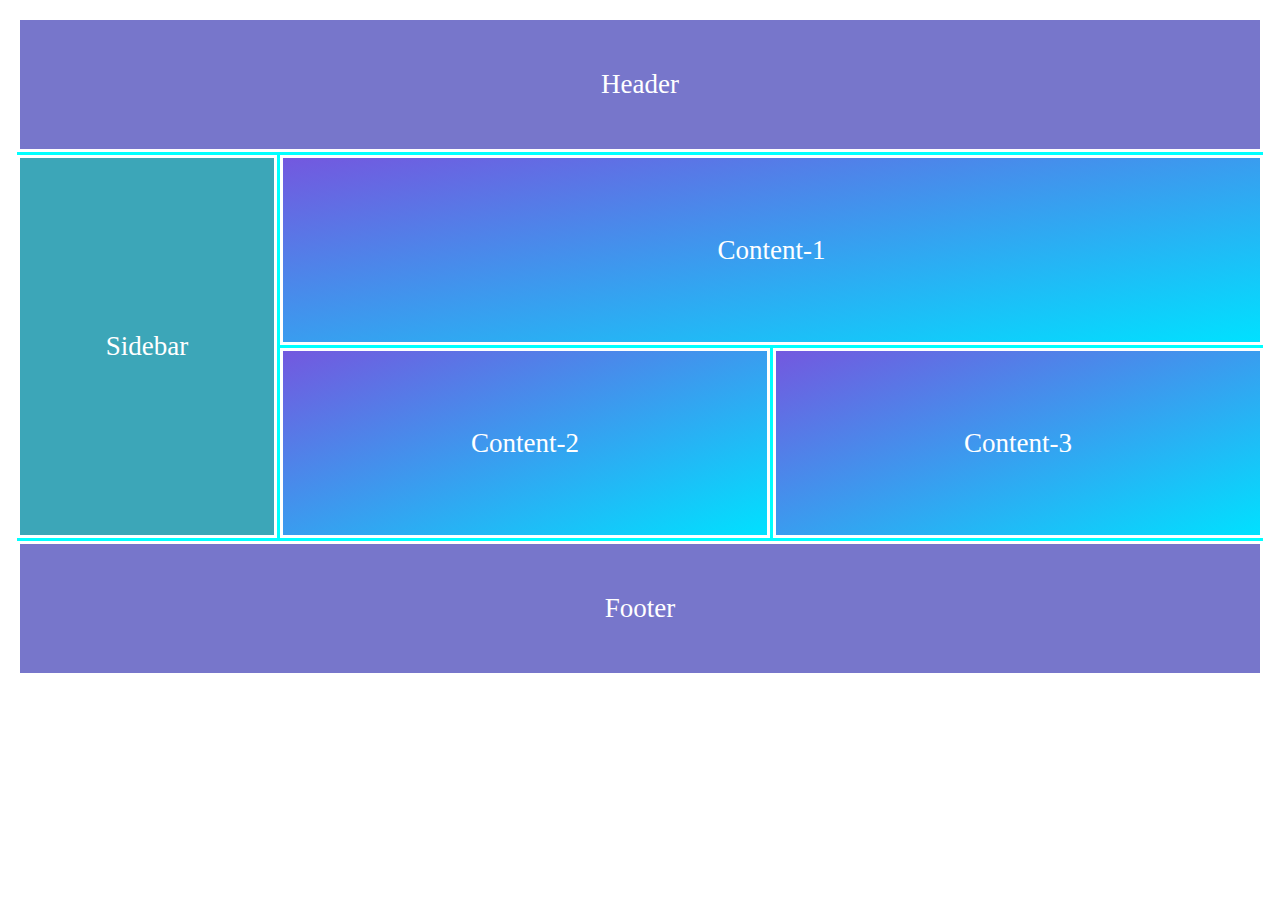
<file: viraj/grid/index.html>
<!DOCTYPE html>
<html lang="en">
<head>
    <meta charset="UTF-8">
    <meta http-equiv="X-UA-Compatible" content="IE=edge">
    <meta name="viewport" content="width=device-width, initial-scale=1.0">
    <link rel="stylesheet" href="style.css">
    <title>Grid example</title>
</head>
<body>
    <div class="container">
    <div class="header">Header</div>
    <div class="sidebar">Sidebar</div>
    <div class="c1">Content-1</div>
    <div class="c2">Content-2</div>
    <div class="c3">Content-3</div>
    <div class="footer">Footer</div>
</div>
</body>
</html>
</file>
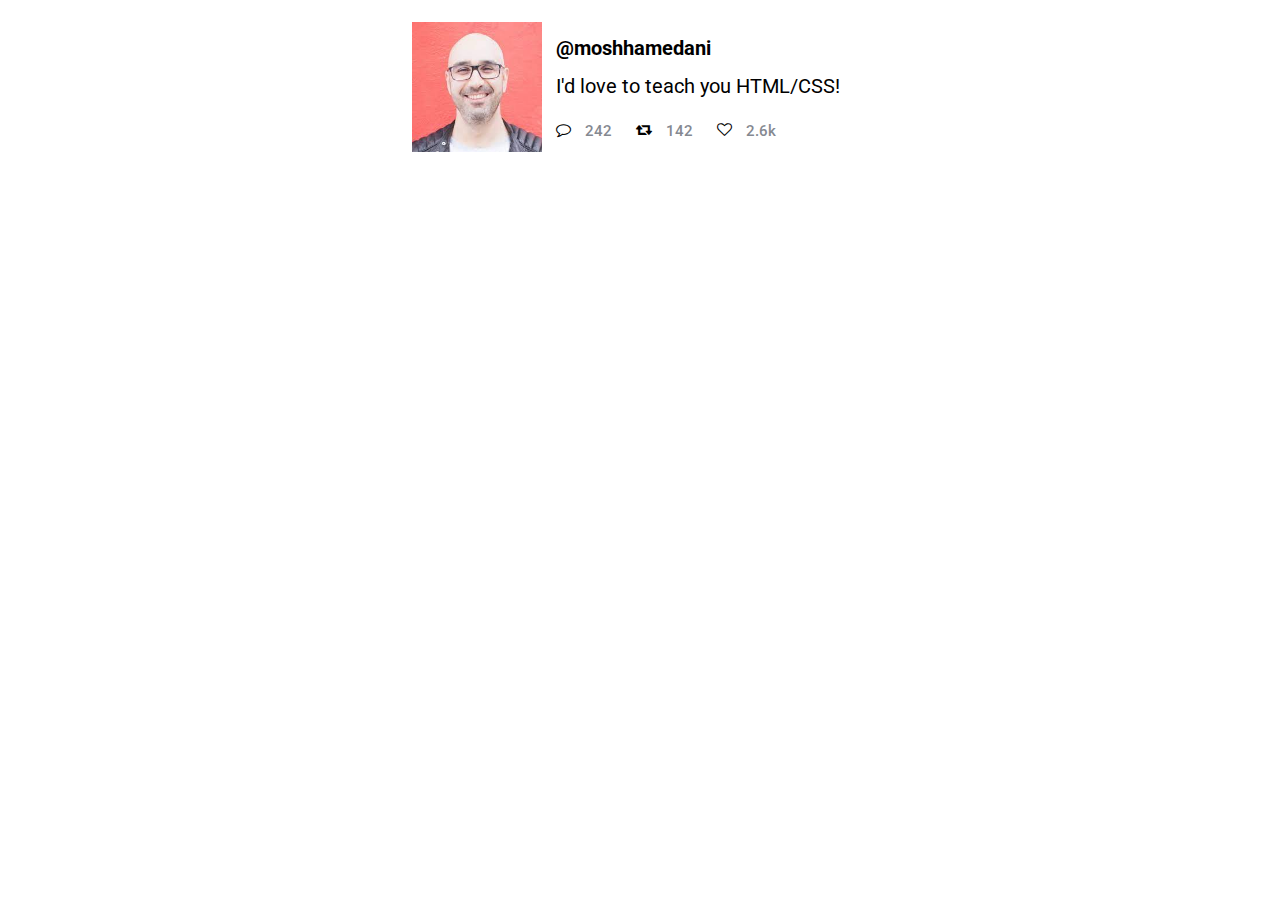
<file: viraj/TwitterHTMLTemplete/index.html>
<!doctype html>
<html>
    <head>
        <title></title>
        <link rel="stylesheet" href="https://cdnjs.cloudflare.com/ajax/libs/font-awesome/4.7.0/css/font-awesome.min.css">
        <link href="https://fonts.googleapis.com/css2?family=Happy+Monkey&family=Orbitron:wght@400;800&family=Roboto:wght@400;500;700&display=swap" rel="stylesheet">
        <link rel="stylesheet" href="index.css">
    </head>
    <body>
        <div class="card">
            <div class="profile-img"></div>

            <div class="profile-detail">
                <span class="id">@moshhamedani</span>
                <span class="status">I'd love to teach you HTML/CSS!</span>
                <div class="icons">
                    <div class="icon-wrapper">
                        <i class="fa fa-comment-o icon" aria-hidden="true"></i>
                        <div class="icon-detail">242</div>
                    </div>
                    <div class="icon-wrapper">
                        <i class="fa fa-retweet icon" aria-hidden="true"></i>
                        <div class="icon-detail">142</div>
                    </div>
                    <div class="icon-wrapper">
                        <i class="fa fa-heart-o icon" aria-hidden="true"></i>
                        <div class="icon-detail">2.6k</div>
                    </div>
                </div>
            </div>
        </div>
    </body>
</html>
</file>
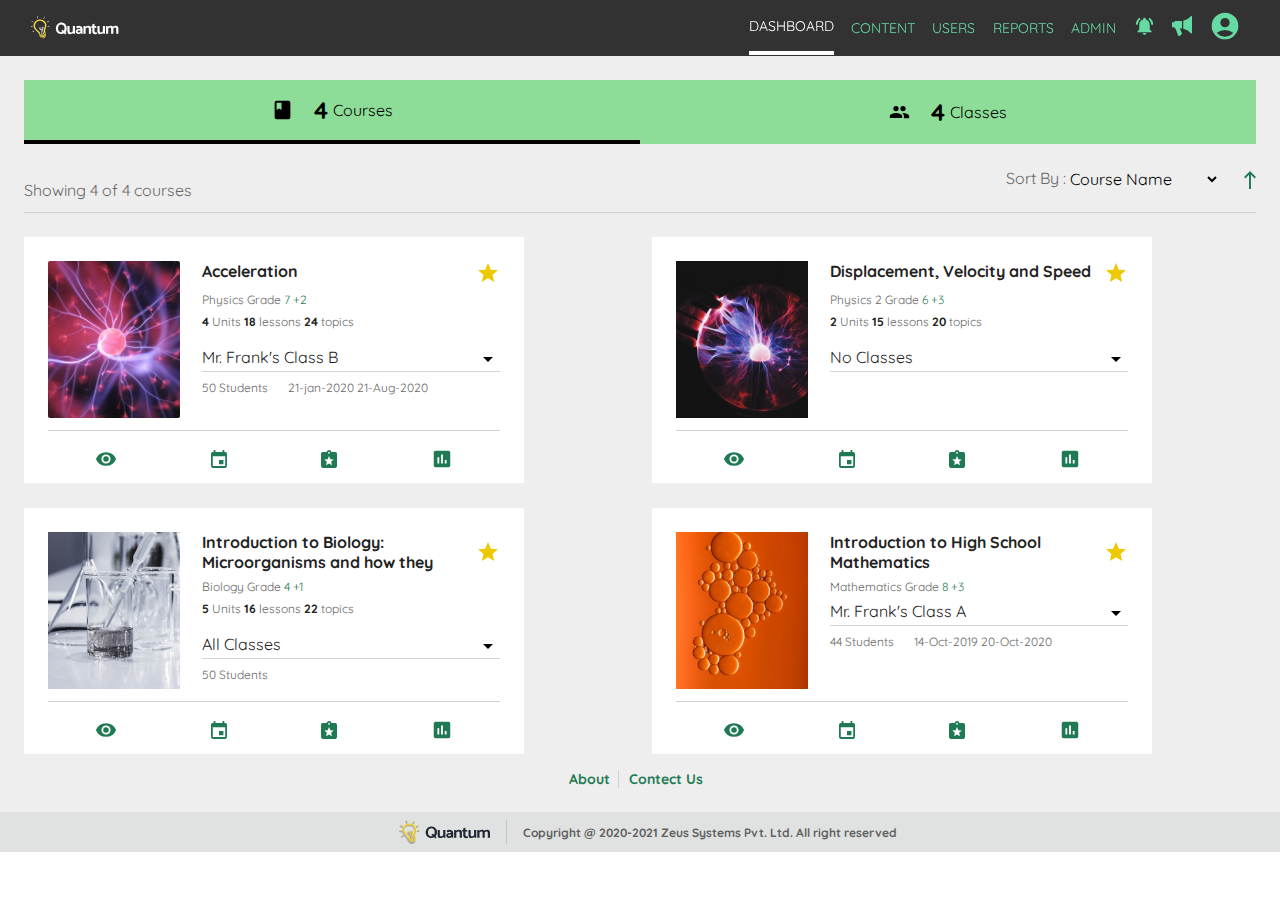
<file: viraj/QuantumScreen/dashboard.html>
<!DOCTYPE html>
<html lang="en">
<head>
    <meta charset="UTF-8">
    <meta http-equiv="X-UA-Compatible" content="IE=edge">
    <meta name="viewport" content="width=device-width, initial-scale=1.0">
    <link rel="stylesheet" href="https://cdnjs.cloudflare.com/ajax/libs/font-awesome/4.7.0/css/font-awesome.min.css">
    <link rel="preconnect" href="https://fonts.googleapis.com">
    <link rel="preconnect" href="https://fonts.gstatic.com" crossorigin>
    <link href="https://fonts.googleapis.com/css2?family=Quicksand:wght@500&display=swap" rel="stylesheet">

    <link rel="stylesheet" href="style/dashboard.css">

    <title>Document</title>
</head>
<body>
    <div class="container">
        <!-- Header -->
        <div class="header">
            <div class="left">
                <img src="assets/icons/logo used in header.svg" class="logo-img">
            </div>
            <div class="right">
                <ul class="navbar">
                    <li class="active-white">DASHBOARD</li>
                    <li>CONTENT</li>
                    <li>USERS</li>
                    <li>REPORTS</li>
                    <li>ADMIN</li>
                    <li><img style="height: 24px; width: 21px;" src="assets/icons/alerts.svg" alt=""></li>
                    <li><img style="height: 20px; width: 20px;" src="assets/icons/announcements.svg" alt=""></li>
                    <li><img style="height: 32px; width: 32px;" src="assets/icons/account_circle.svg" alt=""></li>
                </ul>
                <div class="hamburgmenu">
                    <img src="assets/icons/hamburger-menu.svg" alt="" srcset="">
                </div>
            </div>
        </div>


        <div class="content">
            
            <div class="tabbar">
                <div class="tab active-black">
                    <div class="center-div">
                        <img style="width: 21px; height: 32px;" src="assets/icons/courses.svg" alt="">
                        <span style="font-size: 24px;" class="bold">4</span>Courses
                    </div>
                </div>
                <div class="tab">
                    <div class="center-div">
                        <img style="width: 21px; height: 32px;" src="assets/icons/classes.svg" alt="">
                        <span style="font-size: 24px;" class="bold">4</span>Classes
                    </div>
                </div>
            </div>

            <div class="result">
                <div class="left-result">
                    Showing 4 of 4 courses
                </div>
                <div class="right-result">
                    Sort By : 
                    <select name="course" id="course">
                        <option value="Course Name">Course Name</option>
                    </select>
                    <img class="sort-icon" src="assets/icons/sort.svg" alt="">
                </div>
            </div>

            
                <div class="card-display">

                    <div class="card">
                        <img src="assets/images/imageMask-1.svg" alt="" class="card-img">
                        <div class="details">
                            <div class="space-between mb-7">
                                <p class="detail-heading bold">Acceleration</p>
                                <img src="assets/icons/favourite.svg" alt="" srcset="">
                            </div>

                            <div class="sub-info">
                                <p style="color: #666666; font-size: 12px;" class="mb-7">Physics Grade <span style="color: #1F7A54;">7 +2</span></p>
                                <p style="color: #666666; font-size: 12px;" class="mb-18"> <span class="dark bold">4</span> Units <span class="dark bold">18</span> lessons <span class="dark bold">24</span> topics</p>
                            </div>

                            <div class="teacher-info">
                                <div class="space-between">
                                    <p class="teacher">Mr. Frank's Class B</p>
                                    <img src="assets/icons/arrow-down.svg" alt="" srcset="">
                                </div>
                            </div>

                            <div class="course-info">
                                <span style="margin-right: 17px;">50 Students</span> <span>21-jan-2020 21-Aug-2020</span>
                            </div>
                        </div>
                        <div class="card-icons">
                            <img style="height: 24px; width: 22px;" src="assets/icons/preview.svg" alt="" srcset="">
                            <img style="height: 18px; width: 16px;" src="assets/icons/manage course.svg" alt="" srcset="">
                            <img style="height: 20px; width: 16px;" src="assets/icons/grade submissions.svg" alt="" srcset="">
                            <img style="height: 24px; width: 22px;" src="assets/icons/reports.svg" alt="" srcset="">
                        </div>
                    </div>

                    <div class="card">
                        <img src="assets/images/imageMask-2.svg" alt="" class="card-img">
                        <div class="details">
                            <div class="space-between mb-7">
                                <p class="detail-heading bold">Displacement, Velocity and Speed</p>
                                <img src="assets/icons/favourite.svg" alt="" srcset="">
                            </div>

                            <div class="sub-info">
                                <p style="color: #666666; font-size: 12px;" class="mb-7">Physics 2 Grade <span style="color: #1F7A54;">6 +3</span></p>
                                <p style="color: #666666; font-size: 12px;" class="mb-18"> <span class="dark bold">2</span> Units <span class="dark bold">15</span> lessons <span class="dark bold">20</span> topics</p>
                            </div>

                            <div class="teacher-info">
                                <div class="space-between">
                                    <p class="teacher">No Classes</p>
                                    <img src="assets/icons/arrow-down.svg" alt="" srcset="">
                                </div>
                            </div>

                            <!-- <div class="course-info">
                                <span style="margin-right: 17px;">50 Students</span> <span>21-jan-2020 21-Aug-2020</span>
                            </div> -->
                        </div>
                        <div class="card-icons">
                            <img style="height: 24px; width: 22px;" src="assets/icons/preview.svg" alt="" srcset="">
                            <img style="height: 18px; width: 16px;" src="assets/icons/manage course.svg" alt="" srcset="">
                            <img style="height: 20px; width: 16px;" src="assets/icons/grade submissions.svg" alt="" srcset="">
                            <img style="height: 24px; width: 22px;" src="assets/icons/reports.svg" alt="" srcset="">
                        </div>
                    </div>

                    <div class="card">
                        <img src="assets/images/imageMask.svg" alt="" class="card-img">
                        <div class="details">
                            <div class="space-between mb-7">
                                <p class="detail-heading bold">Introduction to Biology: Microorganisms and how they affect...</p>
                                <img src="assets/icons/favourite.svg" alt="" srcset="">
                            </div>

                            <div class="sub-info">
                                <p style="color: #666666; font-size: 12px;" class="mb-7">Biology Grade <span style="color: #1F7A54;">4 +1</span></p>
                                <p style="color: #666666; font-size: 12px;" class="mb-18"> <span class="dark bold">5</span> Units <span class="dark bold">16</span> lessons <span class="dark bold">22</span> topics</p>
                            </div>

                            <div class="teacher-info">
                                <div class="space-between">
                                    <p class="teacher">All Classes</p>
                                    <img src="assets/icons/arrow-down.svg" alt="" srcset="">
                                </div>
                            </div>

                            <div class="course-info">
                                <span style="margin-right: 17px;">50 Students</span> 
                            </div>
                        </div>
                        <div class="card-icons">
                            <img style="height: 24px; width: 22px;" src="assets/icons/preview.svg" alt="" srcset="">
                            <img style="height: 18px; width: 16px;" src="assets/icons/manage course.svg" alt="" srcset="">
                            <img style="height: 20px; width: 16px;" src="assets/icons/grade submissions.svg" alt="" srcset="">
                            <img style="height: 24px; width: 22px;" src="assets/icons/reports.svg" alt="" srcset="">
                        </div>
                    </div>


                    <div class="card">
                        <img src="assets/images/imageMask-3.svg" alt="" class="card-img">
                        <div class="details">
                            <div class="space-between mb-7">
                                <p class="detail-heading bold">Introduction to High School Mathematics</p>
                                <img src="assets/icons/favourite.svg" alt="" srcset="">
                            </div>

                            <div class="sub-info">
                                <p style="color: #666666; font-size: 12px;" class="mb-7">Mathematics Grade <span style="color: #1F7A54;">8 +3</span></p>
                                <!-- <p style="color: #666666; font-size: 12px;" class="mb-18"> <span class="dark bold">4</span> Units <span class="dark bold">18</span> lessons <span class="dark bold">24</span> topics</p> -->
                            </div>

                            <div class="teacher-info">
                                <div class="space-between">
                                    <p class="teacher">Mr. Frank's Class A</p>
                                    <img src="assets/icons/arrow-down.svg" alt="" srcset="">
                                </div>
                            </div>

                            <div class="course-info">
                                <span style="margin-right: 17px;">44 Students</span> <span>14-Oct-2019 20-Oct-2020</span>
                            </div>
                        </div>
                        <div class="card-icons">
                            <img style="height: 24px; width: 22px;" src="assets/icons/preview.svg" alt="" srcset="">
                            <img style="height: 18px; width: 16px;" src="assets/icons/manage course.svg" alt="" srcset="">
                            <img style="height: 20px; width: 16px;" src="assets/icons/grade submissions.svg" alt="" srcset="">
                            <img style="height: 24px; width: 22px;" src="assets/icons/reports.svg" alt="" srcset="">
                        </div>
                    </div>
                </div>

                <div class="menu">
                    <a href="#" class="right-border">About</a>
                    <a href="#">Contect Us</a>
                </div>

            </div>


        <!-- Footer -->
        
        <div class="footer">
            <img src="assets/icons/logo used in footer.svg" class="footer-logo logo-img">
           <p> Copyright @ 2020-2021 Zeus Systems Pvt. Ltd.  All right reserved</p>
        </div>
    </div>
</body>
</html>
</file>
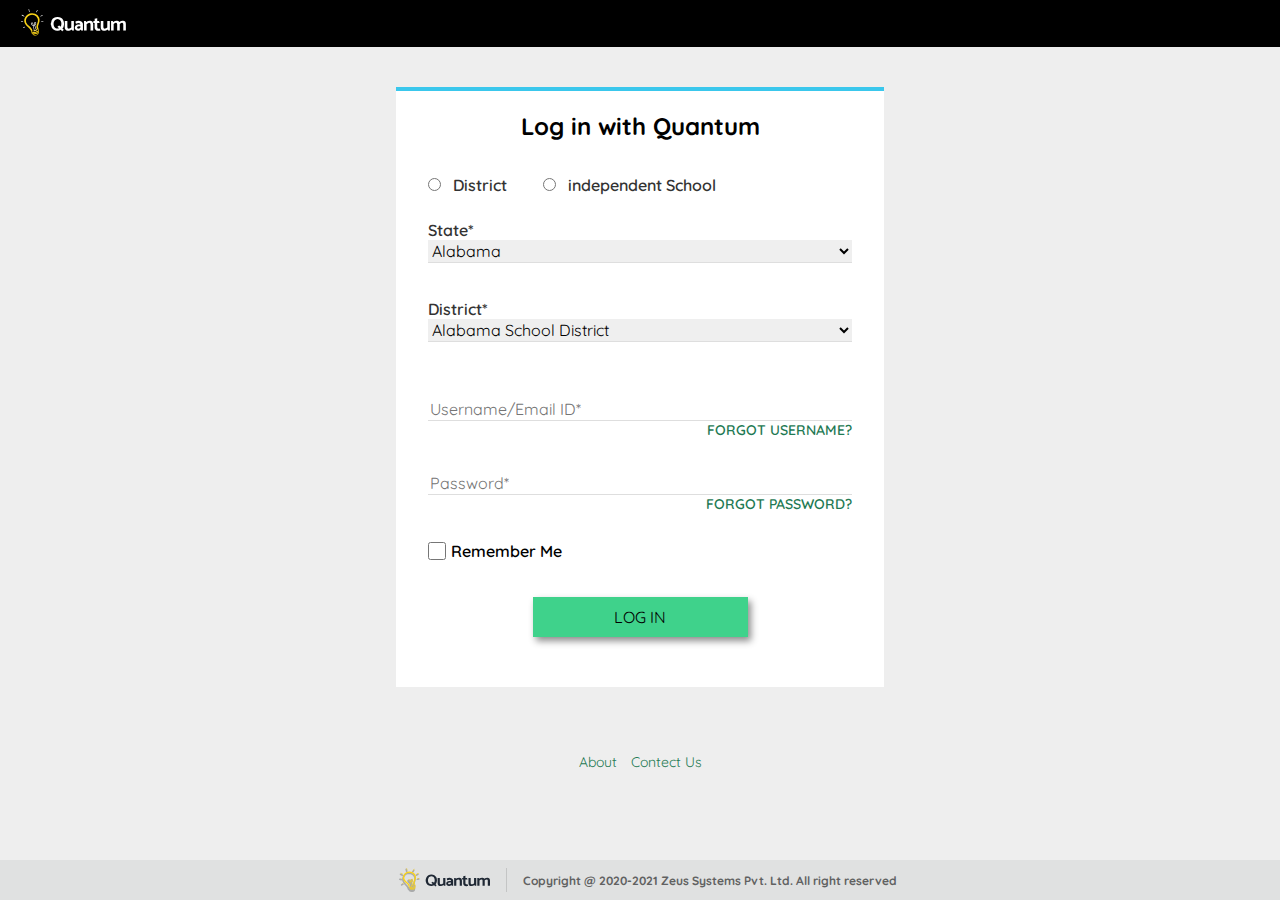
<file: viraj/QuantumScreen/login.html>
<!DOCTYPE html>
<html lang="en">
<head>
    <meta charset="UTF-8">
    <meta http-equiv="X-UA-Compatible" content="IE=edge">
    <meta name="viewport" content="width=device-width, initial-scale=1.0">
    <link rel="stylesheet" href="https://cdnjs.cloudflare.com/ajax/libs/font-awesome/4.7.0/css/font-awesome.min.css">
    <link rel="preconnect" href="https://fonts.googleapis.com">
    <link rel="preconnect" href="https://fonts.gstatic.com" crossorigin>
    <link href="https://fonts.googleapis.com/css2?family=Quicksand:wght@500&display=swap" rel="stylesheet">

    <link rel="stylesheet" href="style/login.css">
    <title>Document</title>
</head>
<body>
    <div class="container">

        <!-- Header -->
        <div class="header">
            <img src="assets/icons/logo used in header.svg" class="logo-img">
        </div>


        <!-- Content -->
        <div class="content">
            <div class="login-card">
                <h2 class="form-title">Log in with Quantum</h2>
                <form action="post" class="login-form">
                    <div class="radio mb-25">
                        <input type="radio" name="level" id="district">
                        <label for="district">District</label>
                        <input type="radio" name="level" id="independent">
                        <label for="independent">independent School</label>
                    </div>

                    <div class="input-div mb-36">
                        <label for="state">State*</label>
                        <select>
                            <option value="Alabama">Alabama</option>
                        </select>
                    </div>

                    <div class="input-div mb-56">
                        <label for="District">District*</label>
                        <select>
                            <option class="state-option" value="Alabama School District">Alabama School District</option>
                        </select>
                    </div>

                    <div class="input-div mb-33">
                        <input type="text" name="email" id="email" placeholder="Username/Email ID*" class="full-input">
                        <p class="forgot">FORGOT USERNAME?</p>
                    </div>

                    <div class="input-div mb-26">
                        <input type="password" name="password" id="password" placeholder="Password*" class="full-input">
                        <p class="forgot">FORGOT PASSWORD?</p>
                    </div>

                    <div class="input-div align-center mb-34">
                        <input type="checkbox" name="remember" >
                        <p class="inline">Remember Me</p>
                    </div>

                    <input type="submit" value="LOG IN">
                </form>
            </div>
            <div class="menu">
                <a href="#">About</a>
                <a href="#">Contect Us</a>
            </div>
        </div>


        <!-- Footer -->
        
        <div class="footer">
            <img src="assets/icons/logo used in footer.svg" class="footer-logo">
           <p> Copyright @ 2020-2021 Zeus Systems Pvt. Ltd.  All right reserved</p>
        </div>
        
    </div>
</body>
</html>
</file>
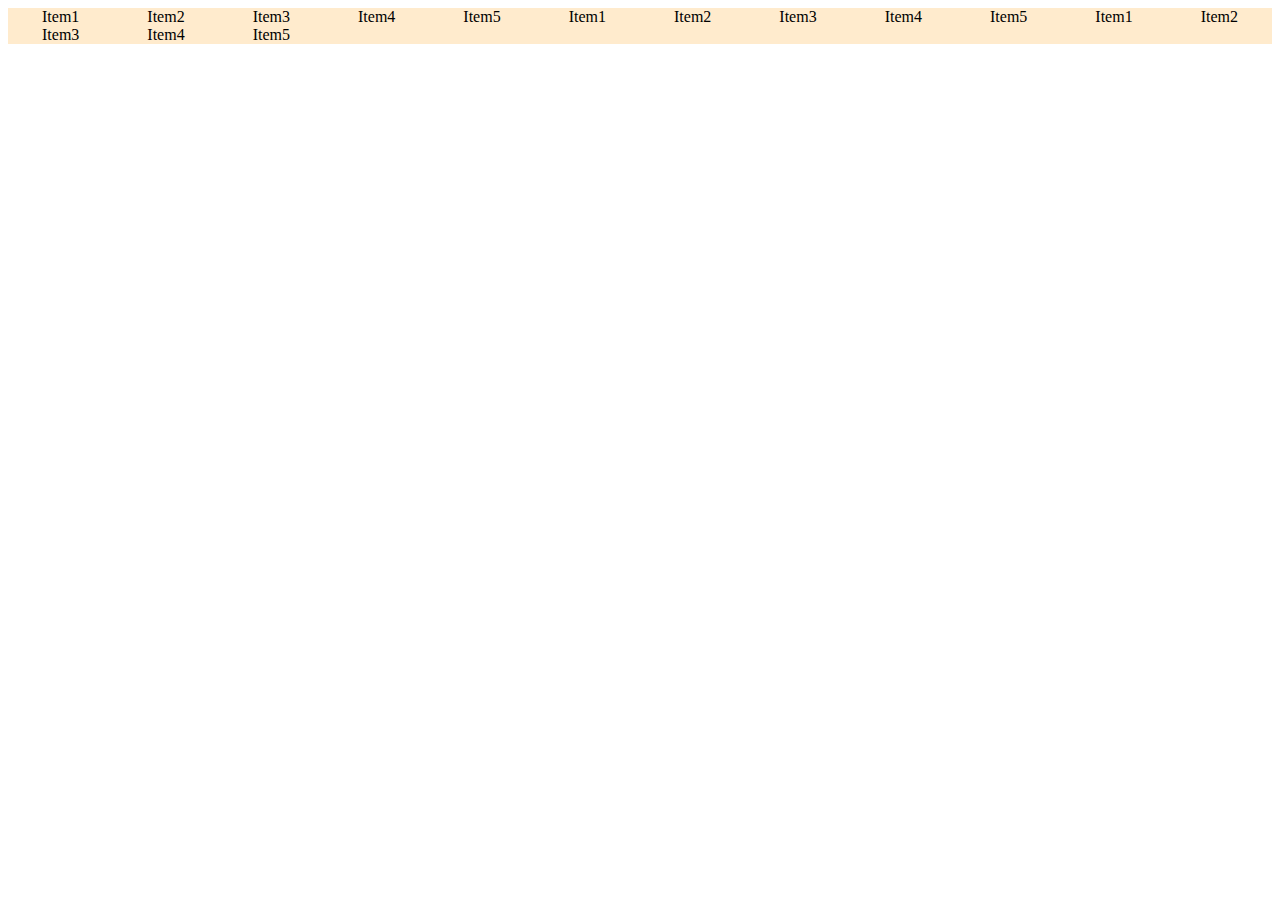
<file: viraj/TwitterHTMLTemplete/grid.html>
<!DOCTYPE html>
<html lang="en">
<head>
    <meta charset="UTF-8">
    <meta http-equiv="X-UA-Compatible" content="IE=edge">
    <meta name="viewport" content="width=device-width, initial-scale=1.0">
    <title>Document</title>
    <style>
        .container{
            /* width : 500px; */
            background-color: blanchedalmond;
            display: grid;
            grid-template-columns : repeat(auto-fill, minmax(100px, 1fr));
            margin: auto;
            /* gap: 10px; */
            /* row-gap: 10px;
            column-gap: 20px; */
            /* justify-content: space-evenly; */
            /* grid-auto-rows: 50px; */
            /* grid-auto-columns: 100px; */
            grid-auto-flow: dense;
            /* flex-grow: 1;
            flex-shrink: 1;
            flex-basis: 50px; */
            /* grid-template-rows: repeat(auto, 200px); */
            /* grid-auto-flow: column; */
        }
        .container > div{
            /* border: 2px solid black; */
            text-align: center;
            /* flex-grow: 1; */
            /* padding : 20px 10px; */
        }
        /* .item1{
            grid-area: 2/2/4/4;
        }
        .item2{
            
        }
        .item3{
            
        }
        .item4{
            
        }
        .item5{
            
        } */
    </style>
</head>
<body>
    <div class="container">
        <div class="item1">Item1</div>
        <div class="item2">Item2</div>
        <div class="item3">Item3</div>
        <div class="item4">Item4</div>
        <div class="item5">Item5</div>
        <div class="item1">Item1</div>
        <div class="item2">Item2</div>
        <div class="item3">Item3</div>
        <div class="item4">Item4</div>
        <div class="item5">Item5</div>
        <div class="item1">Item1</div>
        <div class="item2">Item2</div>
        <div class="item3">Item3</div>
        <div class="item4">Item4</div>
        <div class="item5">Item5</div>

    </div>
</body>
</html>
</file>
<file: viraj/grid/style.css>
*{
    border: 3px solid white;
}
.container{
    display: grid;
    grid-template-rows: 135px 190px 190px 135px;
    grid-template-columns: 260px 2fr 2fr;
    grid-gap: 3px;
    background-color: aqua;
    text-align: center;
    font-size: 3vh;
    color: white;
    
}

.header{
    grid-column: 1/4;
    background-color: rgb(119, 118, 203);
    display: flex;
    justify-content: center;
    align-items: center;
}
.sidebar{
    grid-row: 2/4;
    display: flex;
    justify-content: center;
    align-items: center;
    background-color: rgb(60, 166, 184);
}

.c1{
    grid-column: 2/-1;
    display: flex;
    justify-content: center;
    align-items: center;
    background-image: linear-gradient(to bottom right,rgb(115, 88, 223),rgb(0, 225, 255));
}

.c2{
    display: flex;
    justify-content: center;
    align-items: center;
    background-image: linear-gradient(to bottom right,rgb(115, 88, 223),rgb(0, 225, 255));
}

.c3{
    display: flex;
    justify-content: center;
    align-items: center;
    background-image: linear-gradient(to bottom right,rgb(115, 88, 223),rgb(0, 225, 255));
}

.footer{
    grid-column: 1/-1;
    display: flex;
    justify-content: center;
    align-items: center;
    background-color: rgb(119, 118, 203);
}
</file>
<file: viraj/TwitterHTMLTemplete/index.css>
body{
    margin : 0;
    font-family: 'Roboto', sans-serif;
}

.card{
    display: flex;
    height: 138px;
    width: 457px;
    margin: 20px auto;
    background-color: white;
    padding : 2px; 
}

.profile-img{
    width: 130px;
    height: 130px;
    background-image: url("moshhamedani.jpg");
    background-size: cover;
    margin : 0 14px 0 0;
}
.profile-detail{
    display: flex;
    flex-direction: column;
}
.id{
    font-size: 20px;
    color: #000000;
    font-weight: 700;
    margin: 14px 0;
}
.status{
    font-size: 20px;
    color: #000000;
    font-weight: 400;
    margin-bottom: 24px;
}
.icons{
    display: flex;
}
.icon-wrapper{
    display: flex;
    margin-right: 24px;
    font-weight: 500;
    font-size: 15px;
    color: #858991;
}
.icon{
    height: 20px;
    margin: auto 0;
    margin-right: 14px;
    background-color: inherit;
    color: black;
}
</file>
<file: viraj/QuantumScreen/style/dashboard.css>
* {
  margin: 0;
  box-sizing: border-box;
  font-family: "Quicksand", sans-serif;
}

/* header style */
.header {
  height: 56px;
  background-color: black;
  padding: 0 30px;
  opacity: 0.8;
  display: flex;
  justify-content: space-between;
  align-items: center;
  color: #3FD28B;
}
.header .left {
  display: flex;
  align-items: center;
  justify-content: space-between;
}
.header .left .logo-img {
  height: 25px;
  margin-right: 5px;
}
.header .right {
  align-self: center;
}
.header .right .navbar {
  display: flex;
  font-size: 14px;
  list-style: none;
  width: 550px;
  height: 100%;
  align-items: center;
  justify-content: space-around;
}
.header .right .navbar .active-white {
  padding: 16px 0;
  color: white;
  border-bottom: 4px solid white;
}

@media screen and (max-width: 700px) {
  .header .right .navbar {
    display: none;
  }
}
@media screen and (min-width: 701px) {
  .hamburgmenu {
    display: none;
  }
}
/*  Content */
.content {
  background-color: #EEEEEE;
  padding: 24px;
}
.content .tabbar {
  height: 64px;
  width: 100%;
  background-color: #8DDC97;
  display: flex;
  justify-content: space-around;
}
.content .tabbar .active-black {
  border-bottom: 4px solid black;
}
.content .tabbar .tab {
  display: block;
  align-items: center;
  font-size: 16px;
  line-height: 100%;
  width: 100%;
}
.content .tabbar .tab div > span {
  padding: 0 5px;
  margin-left: 16px;
}
.content .result {
  display: flex;
  justify-content: space-between;
  height: 45px;
  margin: 24px 0;
  color: #686868;
  border-bottom: 1px solid rgba(0, 0, 0, 0.1215686275);
}
.content .result .left-result {
  align-self: center;
}
.content .result .right-result {
  display: flex;
  align-items: flex-start;
}
.content .result .right-result #course {
  border: none;
  background-color: transparent;
  font-size: 16px;
  width: 154px;
  margin-right: 24px;
}
.content .result .right-result .sort-icon {
  width: 12px;
  height: 24px;
}
.content .card-display {
  margin: 16px 0;
  width: 100%;
  display: grid;
  -moz-column-gap: 24px;
       column-gap: 24px;
  row-gap: 25px;
  grid-template-columns: repeat(auto-fill, minmax(400px, 1fr));
  grid-auto-flow: dense;
  justify-content: center;
}
.content .card-display .card {
  display: grid;
  grid-template-columns: 30% 70%;
  grid-template-rows: 80% 20%;
  -moz-column-gap: 16px;
       column-gap: 16px;
  background-color: white;
  min-width: 400px;
  max-width: 500px;
  height: 246px;
  flex-grow: 1;
  padding: 24px 16px 11px 24px;
}
.content .card-display .card .card-img {
  height: 157px;
  width: 132px;
  background-size: cover;
}
.content .card-display .card .details {
  padding-right: 24px;
}
.content .card-display .card .detail-heading {
  max-height: 40px;
  overflow-y: clip;
  color: #222222;
}
.content .card-display .card .teacher-info > .space-between {
  border-bottom: 1px solid rgba(0, 0, 0, 0.168627451);
  margin-bottom: 8px;
  color: #222222;
}
.content .card-display .card .course-info {
  color: #666666;
  font-size: 12px;
}
.content .card-display .card .card-icons {
  grid-column: 1/3;
  display: flex;
  justify-content: space-around;
  border-top: 1px solid rgba(0, 0, 0, 0.1803921569);
  padding-top: 15px;
  margin-right: 24px;
  align-items: center;
}
@media screen and (max-width: 990px) {
  .content .card {
    display: grid;
    width: 500px;
    margin-left: auto;
    margin-right: auto;
  }
}
.content .menu {
  display: flex;
  justify-content: center;
  bottom: 5px;
  margin: 15px auto 0 auto;
}
.content .menu a {
  text-decoration: none;
  color: #1F7A54;
  font-size: 14px;
  margin: 0 5px;
  font-weight: bold;
  padding-right: 8px;
}
.content .menu .right-border {
  border-right: 1px solid rgba(0, 0, 0, 0.1215686275);
}

/* footer styles */
.footer {
  display: flex;
  font-size: 12px;
  height: 40px;
  justify-content: center;
  align-items: center;
  background-color: #E0E1E1;
  color: #616161;
}
.footer p {
  padding-left: 16px;
  font-size: 12px;
  font-weight: bold;
}

.footer-logo {
  padding: 0 16px;
  border-right: 1px solid rgba(0, 0, 0, 0.1215686275);
}

/* Utility classes */
.space-between {
  display: flex;
  justify-content: space-between;
}

.dark {
  color: #222222;
}

.bold {
  font-weight: bold;
}

.mb-7 {
  margin-bottom: 7px;
}

.mb-18 {
  margin-bottom: 18px;
}

.center-div {
  display: flex;
  height: 100%;
  align-items: center;
  justify-content: center;
}/*# sourceMappingURL=dashboard.css.map */
</file>
<file: viraj/QuantumScreen/style/login.css>
* {
  margin: 0;
  box-sizing: border-box;
  font-size: 16px;
  font-family: "Quicksand", sans-serif;
}

.container {
  display: grid;
  grid-template-columns: 1fr;
  grid-template-rows: 47px 1fr 40px;
  height: 100vh;
}

/*  Header style     */
.header {
  background-color: black;
  display: flex;
  align-items: center;
  padding: 0 20px;
  color: white;
}
.header img {
  height: 30px;
}

/*  Content Style */
.content {
  background-color: #EEEEEE;
  display: grid;
  justify-content: center;
  padding-top: 40px;
}

.login-card {
  max-width: 488px;
  width: 100vw;
  max-height: 600px;
  background-color: white;
  padding: 0px 32px 20px 32px;
  border-top: 4px solid #3AC7EC;
  display: flex;
  flex-direction: column;
}
.login-card h2 {
  margin: 20px auto 0 auto;
  font-size: 24px;
}
.login-card form {
  margin-top: 34px;
  font-size: 16px;
  font-weight: 600;
}
.login-card form input[type=radio] {
  margin-right: 8px;
}
.login-card form input[type=checkbox] {
  height: 24px;
  width: 18px;
  margin-right: 5px;
}
.login-card form input[type=submit] {
  height: 40px;
  width: 215px;
  display: block;
  margin: 0 auto;
  background-color: #3FD28B;
  border: none;
  box-shadow: 3px 4px 7px 0px #8d8d8d;
}
.login-card form label {
  margin-right: 32px;
  color: #333333;
}
.login-card form select, .login-card form .full-input {
  width: 424px;
  border: none;
  border-bottom: 1px solid rgb(222, 222, 222);
}
.login-card form .forgot {
  text-align: right;
  color: #1F7A54;
  font-size: 14px;
}

.menu {
  display: block;
  position: relative;
  bottom: 5px;
  margin: 15px auto 0 auto;
}
.menu a {
  text-decoration: none;
  color: #1F7A54;
  font-size: 14px;
  margin: 0 5px;
}

/*  Footer Style     */
.footer {
  display: flex;
  font-size: 12px;
  height: 40px;
  justify-content: center;
  align-items: center;
  background-color: #E0E1E1;
  color: #616161;
}
.footer p {
  padding-left: 16px;
  font-size: 12px;
  font-weight: bold;
}

.footer-logo {
  padding: 0 16px;
  border-right: 1px solid rgba(0, 0, 0, 0.1215686275);
}

/*  Utility Classes */
.mb-36 {
  margin-bottom: 36px;
}

.mb-34 {
  margin-bottom: 34px;
}

.mb-33 {
  margin-bottom: 33px;
}

.mb-25 {
  margin-bottom: 25px;
}

.mb-26 {
  margin-bottom: 26px;
}

.mb-56 {
  margin-bottom: 56px;
}

.inline {
  display: inline;
}

.bold {
  font-weight: 700;
  color: black;
}

.align-center {
  display: flex;
  align-items: center;
}/*# sourceMappingURL=login.css.map */
</file>
